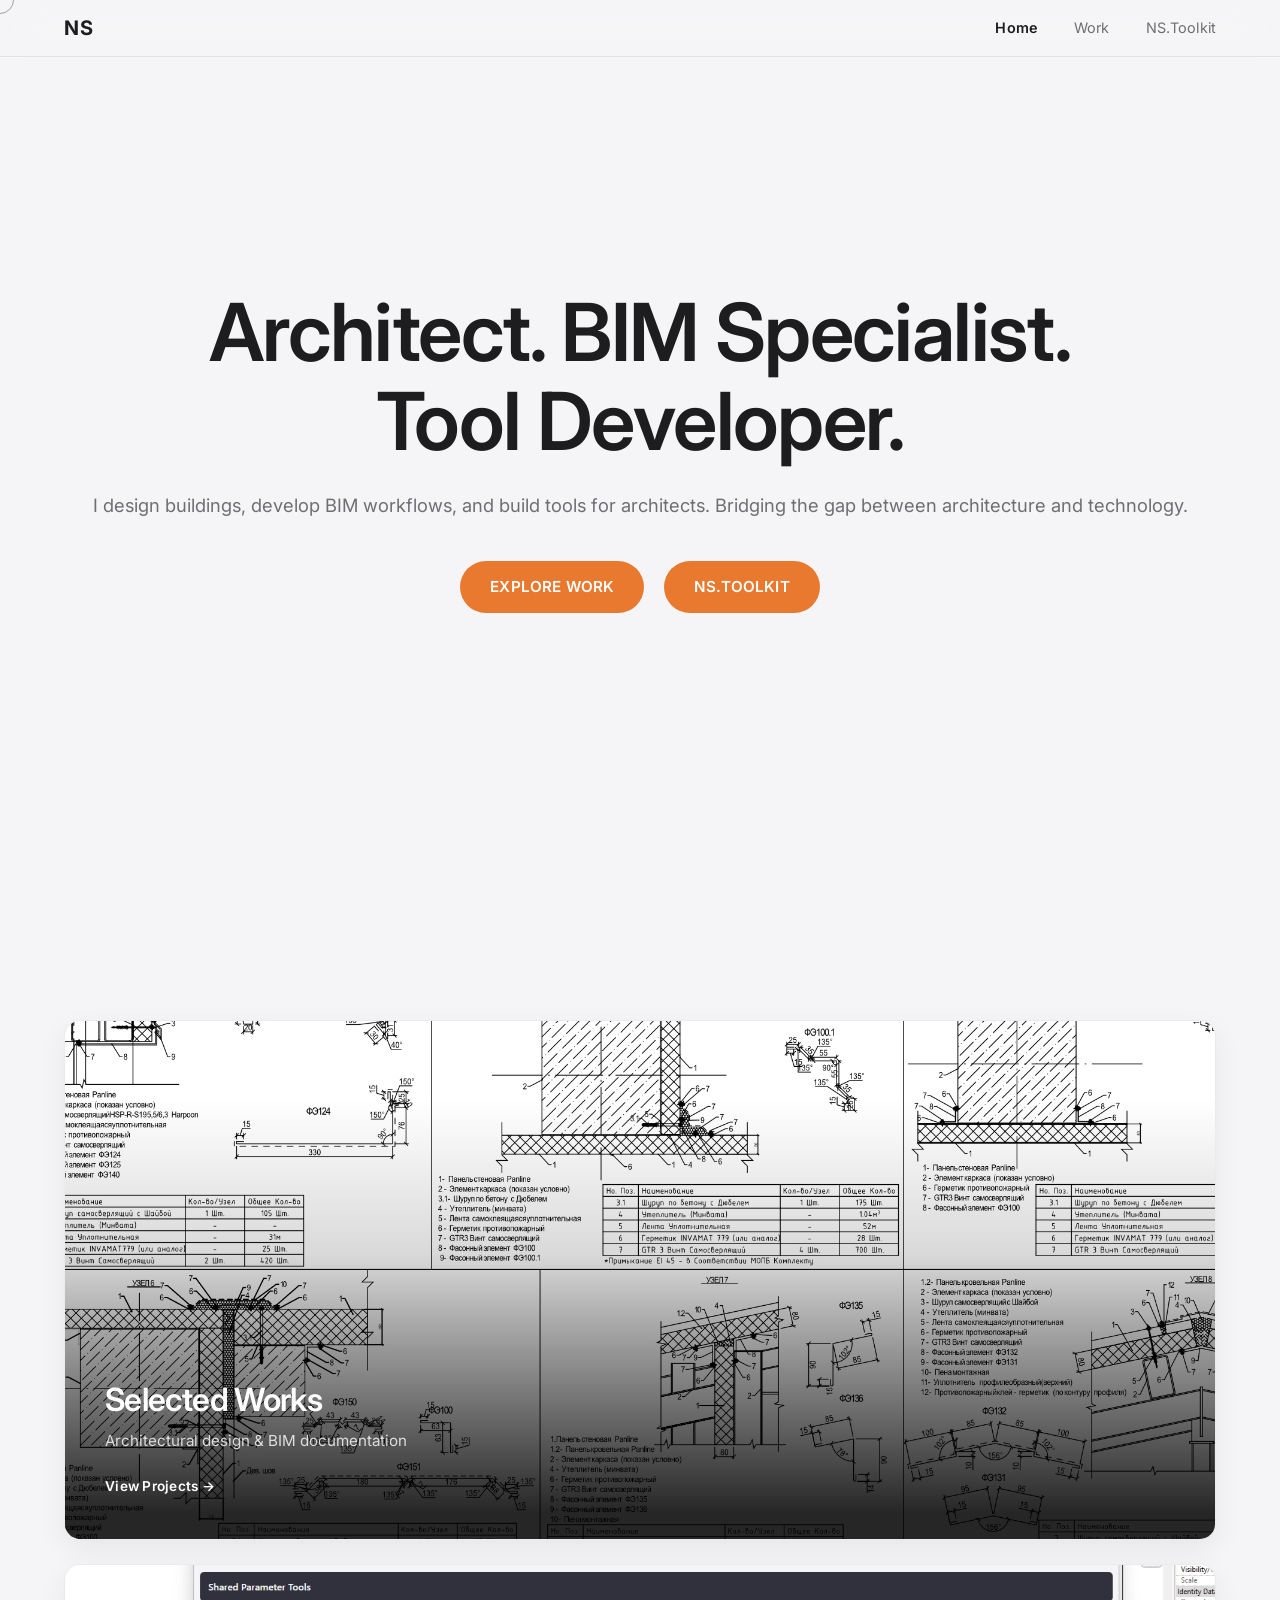
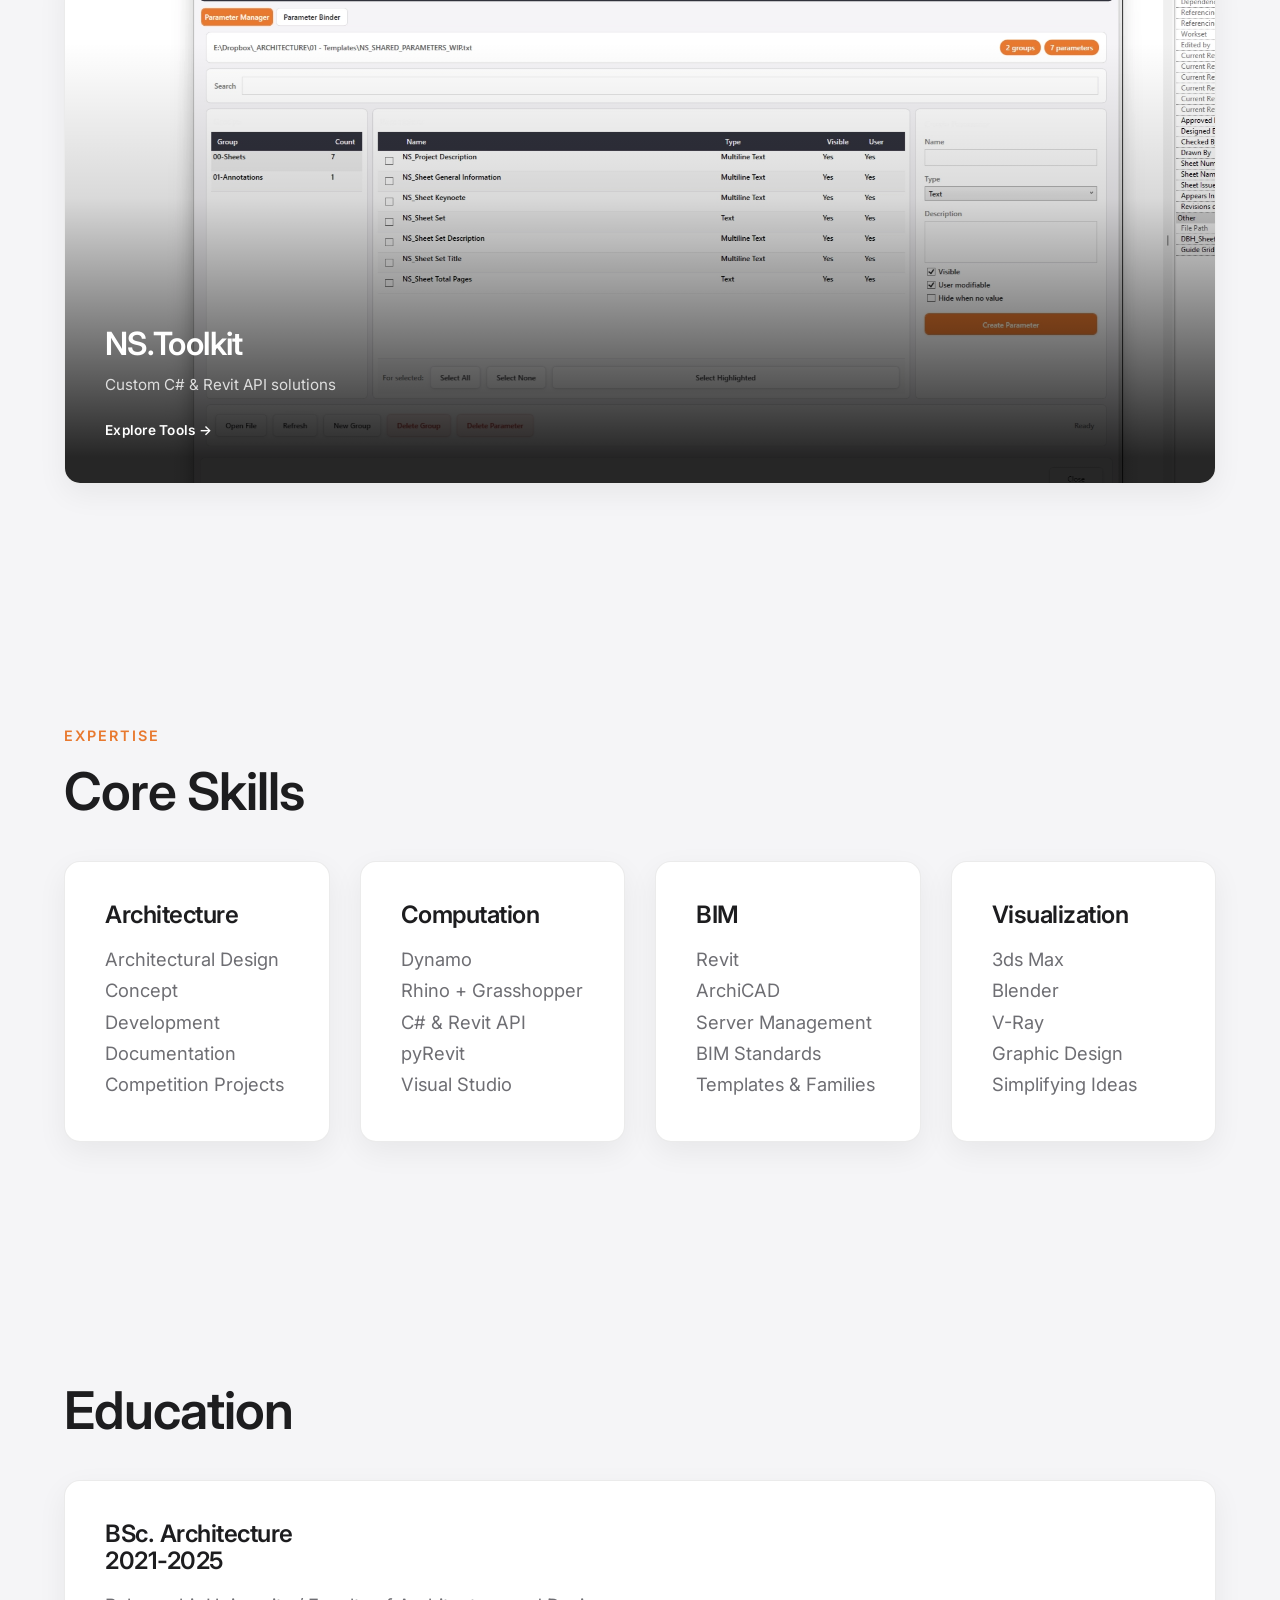
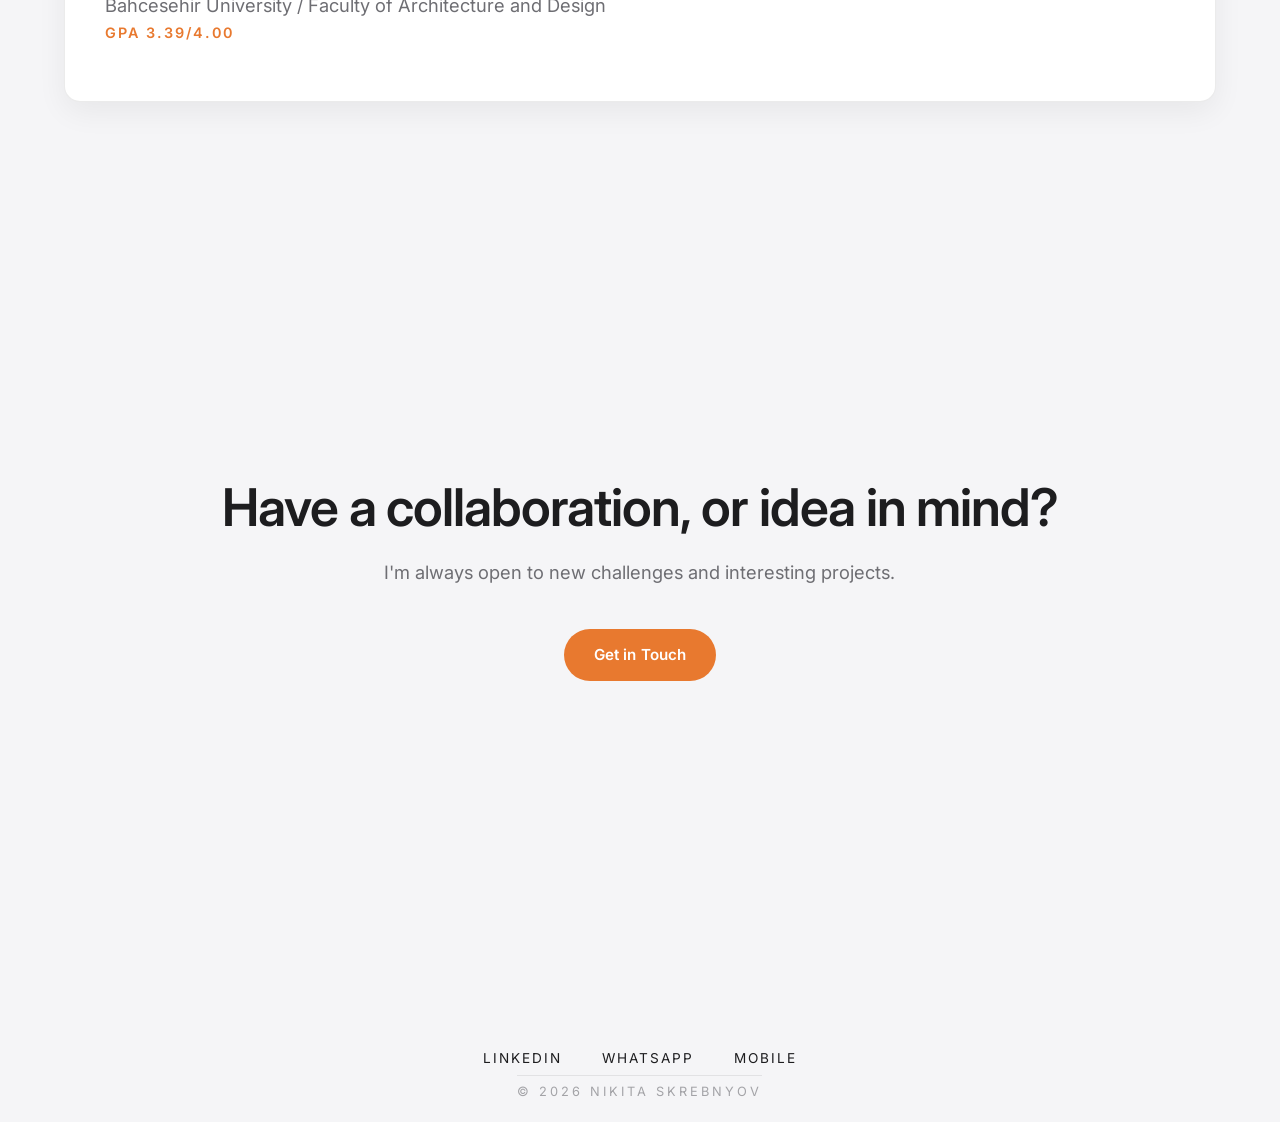
<file: index.html>
<!DOCTYPE html>
<html lang="en">
<head>
    <meta charset="UTF-8">
    <meta name="viewport" content="width=device-width, initial-scale=1.0">
    <title>Nikita Skrebnyov | Architect & BIM Specialist</title>

    <!-- Подключаем шрифт Inter из Google Fonts -->
    <link rel="preconnect" href="https://fonts.googleapis.com">
    <link rel="preconnect" href="https://fonts.gstatic.com" crossorigin>
    <link href="https://fonts.googleapis.com/css2?family=Inter:wght@300;400;600;700&display=swap" rel="stylesheet">

    <!-- Подключаем наш CSS -->
    <link rel="stylesheet" href="css/style.css">
</head>
<body>

<!-- Кастомный курсор (из main.js [2]) -->
<div class="cursor-outline"></div>

<!-- HEADER: Навигация -->
<header class="main-header">
    <nav class="container">
        <div class="logo">NS</div>
        <ul class="nav-links">
            <li><a href="index.html" class="active">Home</a></li>
            <li><a href="work.html">Work</a></li>
            <li><a href="NStoolkit.html">NS.Toolkit</a></li>
        </ul>
    </nav>
</header>

<main>
    <!-- Hero Section -->
    <section class=" vh-100 flex-center">
        <div class="container">
            <h1 style="max-width: 50ch">Architect. BIM Specialist. Tool Developer.</h1>

            <!-- 1. Добавляем text-align: center; -->
            <p style="margin-bottom: 40px; text-align: center;">
                I design buildings, develop BIM workflows, and build tools for architects.
                Bridging the gap between architecture and technology.
            </p>

            <!-- 2. Добавляем justify-content: center; -->
            <div  style="display: flex; gap: 20px; justify-content: center;margin-top: auto">
                <a href="work.html" class="btn">EXPLORE WORK</a>
                <a href="NStoolkit.html" class="btn">NS.TOOLKIT</a>
            </div>
        </div>
    </section>

    <!-- Visual CTA Section -->
    <section class="section">
        <div class="container">
            <div class="grid-auto">
                <!-- Card 1: Work -->
                <a href="work.html" class="cta-card reveal" style="margin-bottom: 24px">
                    <div class="cta-card-bg" style="background-image: url('assets/1.webp');"></div>
                    <div class="cta-card-overlay"></div>
                    <div class="cta-card-content">
                        <h3>Selected Works</h3>
                        <p>Architectural design & BIM documentation</p>
                        <span class="cta-link">View Projects <span class="arrow">→</span></span>
                    </div>
                </a>

                <!-- Card 2: Toolkit -->
                <a href="NStoolkit.html" class="cta-card reveal">
                    <div class="cta-card-bg" style="background-image: url('assets/2.webp');"></div>
                    <div class="cta-card-overlay"></div>
                    <div class="cta-card-content">
                        <h3>NS.Toolkit</h3>
                        <p>Custom C# & Revit API solutions</p>
                        <span class="cta-link">Explore Tools <span class="arrow">→</span></span>
                    </div>
                </a>
            </div>
        </div>
    </section>

    <!-- SKILLS SECTION: Твои компетенции [1] -->
    <section class="section">
        <div class="container">
            <span class="text-subtitle">Expertise</span>
            <h2>Core Skills</h2>

            <div class="grid grid-auto">
                <!-- Блок 1: Architecture -->
                <div class="card" style="padding: 40px;">
                    <h3>Architecture</h3>
                    <p>Architectural Design<br>Concept Development<br>Documentation<br>Competition Projects</p>
                </div>

                <!-- Блок 2: Computation -->
                <div class="card" style="padding: 40px;">
                    <h3>Computation</h3>
                    <p>Dynamo<br>Rhino + Grasshopper<br>C# & Revit API<br>pyRevit<br>Visual Studio</p>
                </div>

                <!-- Блок 3: BIM -->
                <div class="card" style="padding: 40px;">
                    <h3>BIM</h3>
                    <p>Revit<br>ArchiCAD<br>Server Management<br>BIM Standards<br>Templates & Families</p>
                </div>

                <!-- Блок 4: Visualization -->
                <div class="card" style="padding: 40px;">
                    <h3>Visualization</h3>
                    <p>3ds Max<br>Blender<br>V-Ray<br>Graphic Design<br>Simplifying Ideas</p>
                </div>
            </div>
        </div>
    </section>

    <!-- Education Section -->
    <section class="section">
        <div class="container">
            <h2>Education</h2>

            <div class="grid grid-auto">
                <div class="card" style="padding: 40px;">
                    <h3 style="max-width: 15ch">BSc. Architecture 2021-2025</h3>
                    <p>Bahcesehir University / Faculty of Architecture and Design</p>
                    <p class="text-subtitle">GPA 3.39/4.00</p>
                </div>
            </div>
        </div>
    </section>
    </main>

<!-- FOOTER -->
<!-- 1. Убираем flex-center с футера, делаем его вертикальным контейнером высотой 100vh -->

<footer class="footer-class" style="display: flex; flex-direction: column; min-height: 100vh;">

    <div class="container" style="display: flex; flex-direction: column; flex-grow: 1;">

        <!-- Часть 1: CTA и Ссылки (Группируем их вместе) -->
        <!-- margin-top: auto здесь поднимет всю эту группу в центр, если в футере много места -->
        <div class="flex-center" style="margin-top: auto; margin-bottom: 40px;">
            <h2 style="margin-bottom: 20px;">Have a collaboration, or idea in mind?</h2>
            <p style="margin-bottom: 40px;">I'm always open to new challenges and interesting projects.</p>
            <a href="mailto:nikita.skrebnyov@icloud.com" class="btn" style="margin-bottom: 40px;">Get in Touch</a>
        </div>

        <!-- Часть 2: Копирайт (Прижимаем к самому низу) -->
        <!-- margin-top: auto — это магия, которая прижимает блок к нижнему краю -->
        <div class="flex-center" style="margin-top: auto; padding-top: 30px; width: 100%;">
            <div style="display: flex; gap: 40px; justify-content: center; width: 100%; font-size: 0.85rem; text-transform: uppercase; letter-spacing: 2px; margin-bottom: 5px">
                <a href="https://www.linkedin.com/in/nikita-skrebnyov/">LinkedIn</a>
                <a href="https://wa.me/905441960605">WhatsApp</a>
                <a href="tel:+905441960605">Mobile</a>
            </div>

            <div style="border-top: 1px solid var(--border-color)">
            <p style="font-size: 0.8rem; letter-spacing: 3px; opacity: 0.6;margin-top: 5px; padding-bottom: 20px">© 2026 NIKITA SKREBNYOV</p>
            </div>
        </div>

    </div>
</footer>
<!-- Подключаем JS для курсора [2] -->
<script src="js/main.js"></script>
</body>
</html>
</file>
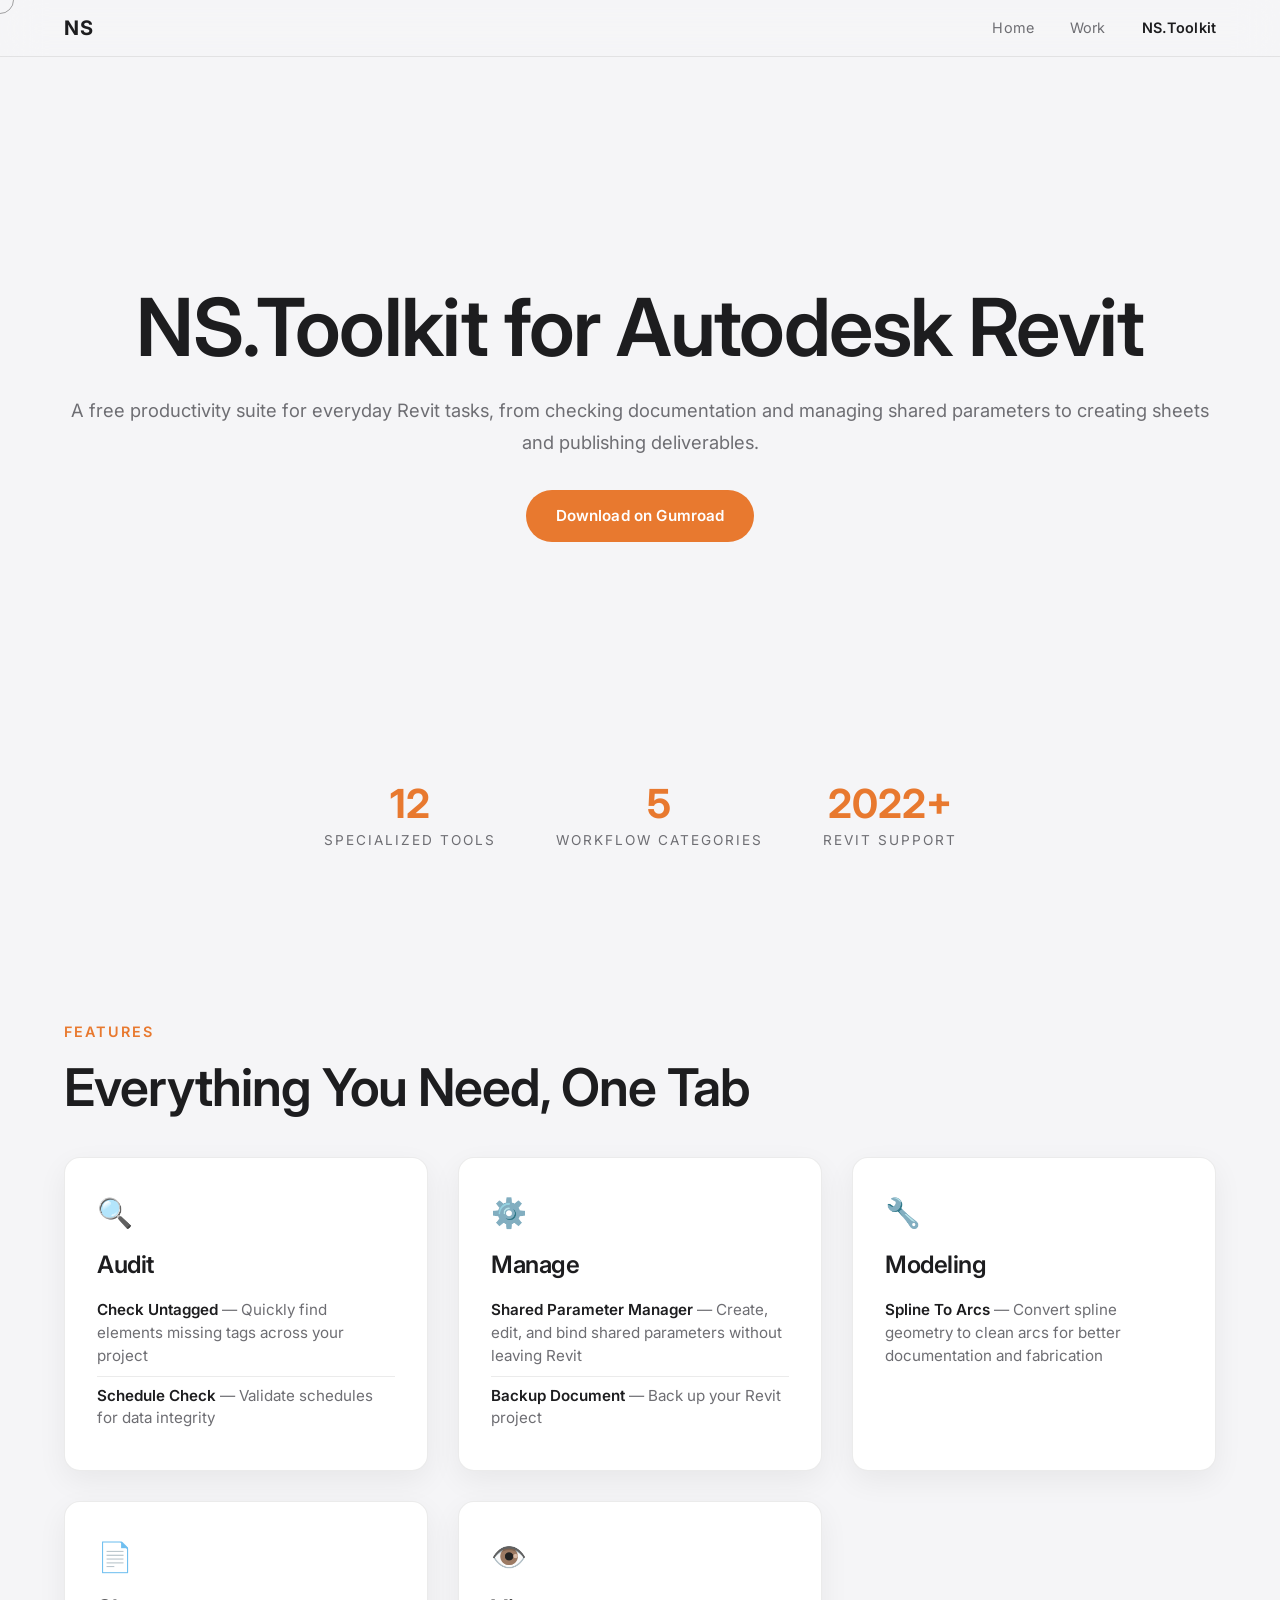
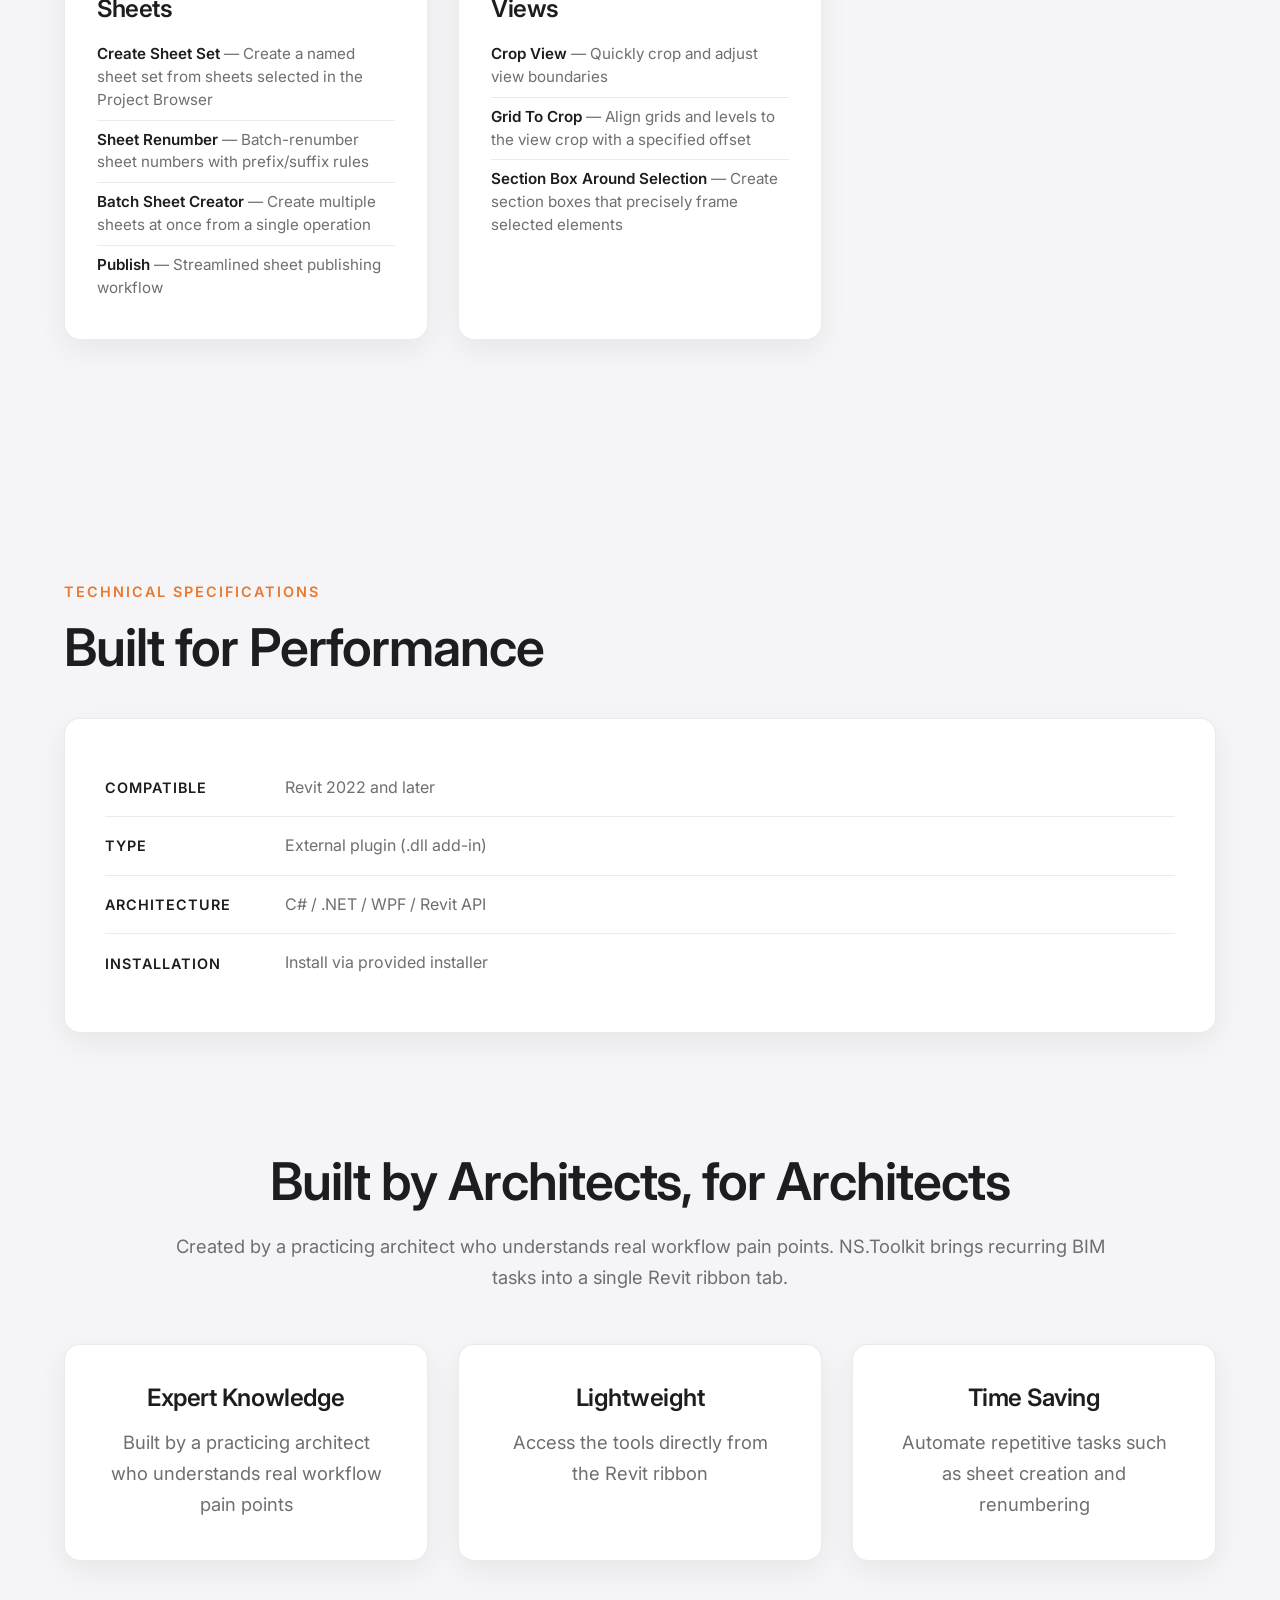
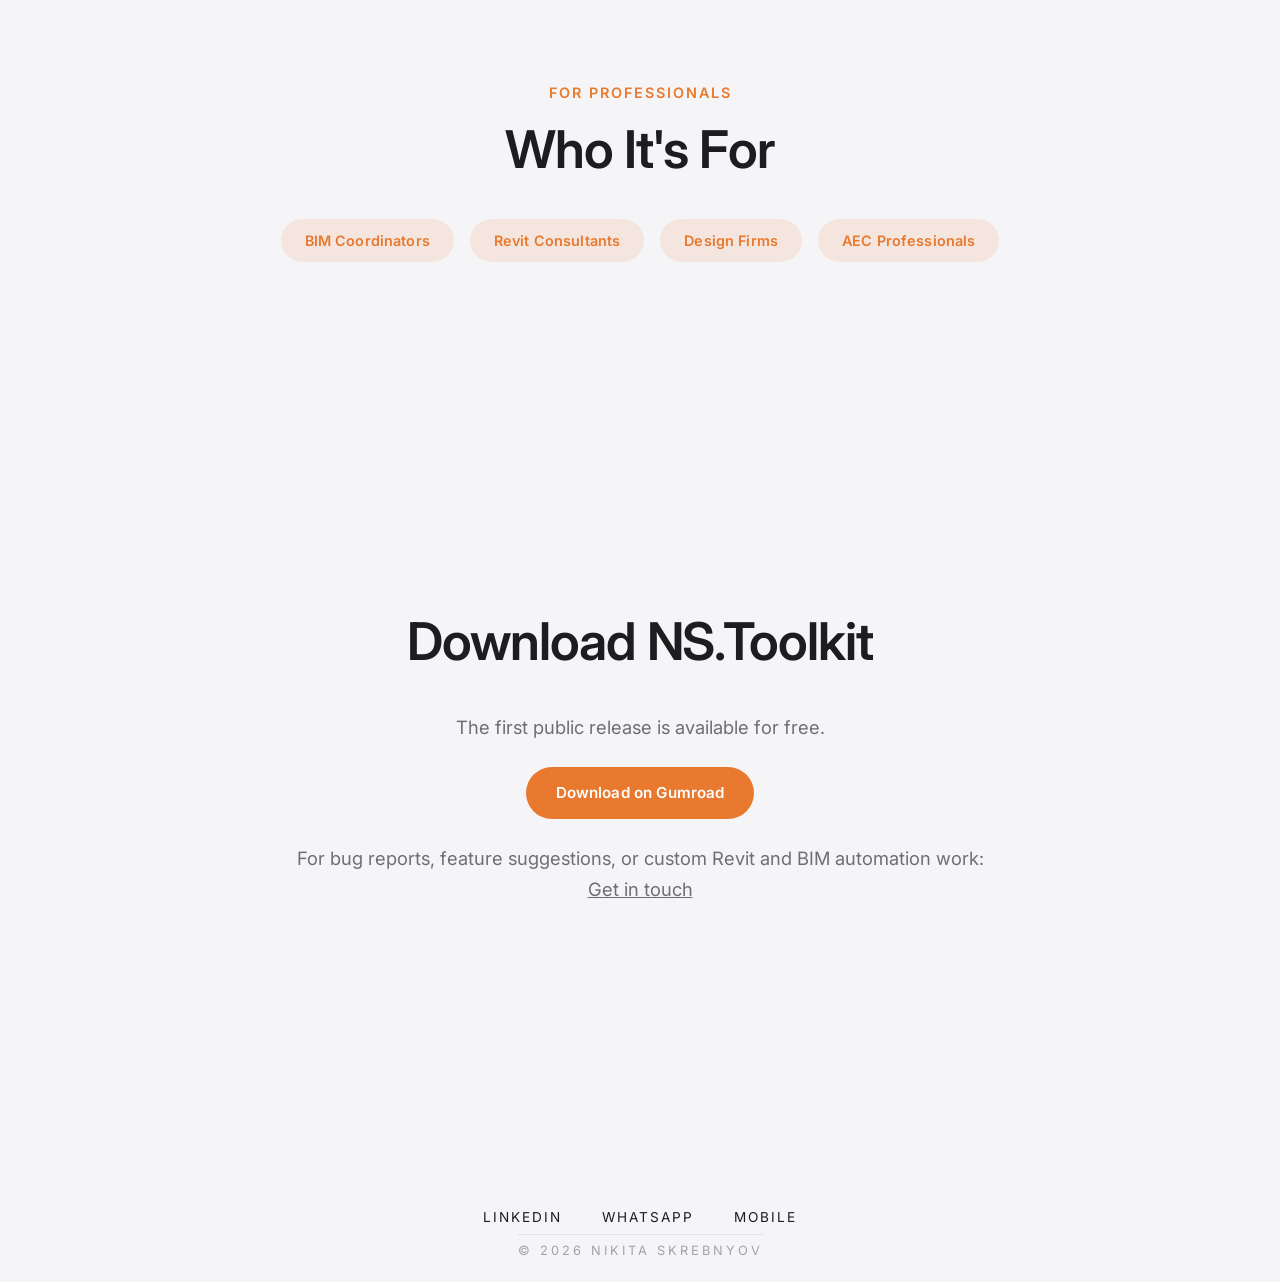
<file: NStoolkit.html>
<!DOCTYPE html>
<html lang="en">
<head>
    <meta charset="UTF-8">
    <meta name="viewport" content="width=device-width, initial-scale=1.0">
    <title>NS.Toolkit | Free Productivity Tools for Autodesk Revit</title>
    <meta name="description" content="NS.Toolkit is a free productivity suite for Autodesk Revit with 12 tools for auditing documentation, managing projects, converting geometry, and working with sheets and views.">

    <!-- Подключаем шрифт Inter из Google Fonts -->
    <link rel="preconnect" href="https://fonts.googleapis.com">
    <link rel="preconnect" href="https://fonts.gstatic.com" crossorigin>
    <link href="https://fonts.googleapis.com/css2?family=Inter:wght@300;400;600;700&display=swap" rel="stylesheet">

    <!-- Подключаем наш CSS -->
    <link rel="stylesheet" href="css/style.css">

    <style>
        body {
            display: flex;
            flex-direction: column;
            min-height: 100vh;
        }

        main {
            flex: 1 0 auto;
        }

        /* Tool panel card */
        .tool-panel {
            background: var(--surface-color);
            border: 1px solid var(--border-color);
            border-radius: var(--border-radius);
            padding: 32px;
            box-shadow: var(--shadow);
            transition: transform var(--transition-smooth), box-shadow var(--transition-smooth), border-color var(--transition-smooth);
        }

        .tool-panel:hover {
            transform: translateY(-4px);
            box-shadow: var(--shadow-lg);
            border-color: rgba(0, 0, 0, 0.12);
        }

        .tool-panel-icon {
            font-size: 1.8rem;
            margin-bottom: 16px;
        }

        .tool-panel h3 {
            margin-bottom: 12px;
        }

        .tool-list {
            list-style: none;
            padding: 0;
            margin: 0;
        }

        .tool-list li {
            padding: 8px 0;
            border-bottom: 1px solid var(--border-color);
            color: var(--text-secondary);
            font-size: 0.95rem;
            line-height: 1.5;
        }

        .tool-list li:last-child {
            border-bottom: none;
        }

        .tool-list li strong {
            color: var(--text-main);
            font-weight: 600;
        }

        /* Stats bar */
        .stats-bar {
            display: flex;
            gap: 60px;
            justify-content: center;
            flex-wrap: wrap;
        }

        .stat-item {
            text-align: center;
        }

        .stat-number {
            font-size: 2.5rem;
            font-weight: 700;
            color: var(--accent-color);
            line-height: 1;
        }

        .stat-label {
            font-size: 0.85rem;
            text-transform: uppercase;
            letter-spacing: 2px;
            color: var(--text-secondary);
            margin-top: 6px;
        }

        /* Tech spec row */
        .spec-row {
            display: flex;
            align-items: center;
            padding: 16px 0;
            border-bottom: 1px solid var(--border-color);
        }

        .spec-row:last-child {
            border-bottom: none;
        }

        .spec-label {
            min-width: 180px;
            font-weight: 600;
            color: var(--text-main);
            font-size: 0.9rem;
            text-transform: uppercase;
            letter-spacing: 1px;
        }

        .spec-value {
            color: var(--text-secondary);
            font-size: 1rem;
        }

        /* CTA section background */
        .cta-section {
            background: var(--surface-color);
            border-radius: var(--border-radius);
            box-shadow: var(--shadow);
            padding: 80px 60px;
            text-align: center;
        }

        /* Audience tags */
        .audience-tags {
            display: flex;
            gap: 16px;
            flex-wrap: wrap;
            justify-content: center;
        }

        .audience-tag {
            background: var(--accent-soft);
            color: var(--accent-color);
            font-weight: 600;
            font-size: 0.9rem;
            padding: 10px 24px;
            border-radius: 980px;
            letter-spacing: 0.01em;
        }

        @media (max-width: 768px) {
            .stats-bar {
                gap: 30px;
            }

            .cta-section {
                padding: 48px 24px;
            }

            .spec-row {
                flex-direction: column;
                align-items: flex-start;
                gap: 6px;
            }

            .features-grid {
                grid-template-columns: 1fr !important;
            }
        }

        /* Hero with centered content and bottom stats */
        .hero-section {
            min-height: 100vh;
            display: flex;
            flex-direction: column;
            position: relative;
        }

        .hero-content {
            flex: 1;
            display: flex;
            flex-direction: column;
            justify-content: center;
            align-items: center;
            text-align: center;
            padding: 80px 0 40px;
            width: 100%;
        }

        .hero-content .container {
            width: 100%;
        }

        .hero-stats {
            margin-top: auto;
            padding: 0 0 48px;
            width: 100%;
            display: flex;
            flex-direction: column;
            align-items: center;
        }

    </style>
</head>
<body>

<!-- Кастомный курсор -->
<main>
    <!-- Hero Section -->
    <section class="hero-section">
        <div class="hero-content">
            <div class="container">
                <h1 style="max-width: 50ch">NS.Toolkit for Autodesk Revit</h1>
                <p style="margin-bottom: 32px; text-align: center;">
                    A free productivity suite for everyday Revit tasks, from checking documentation
                    and managing shared parameters to creating sheets and publishing deliverables.
                </p>
                <a href="https://nikitaskrebnyov.gumroad.com/l/acozxy" class="btn">Download on Gumroad</a>
            </div>
        </div>
        <!-- Key Stats Bar -->
        <div class="hero-stats">
            <div class="container">
                <div class="stats-bar reveal">
                    <div class="stat-item">
                        <div class="stat-number">12</div>
                        <div class="stat-label">Specialized Tools</div>
                    </div>
                    <div class="stat-item">
                        <div class="stat-number">5</div>
                        <div class="stat-label">Workflow Categories</div>
                    </div>
                    <div class="stat-item">
                        <div class="stat-number">2022+</div>
                        <div class="stat-label">Revit Support</div>
                    </div>
                </div>
            </div>
        </div>
    </section>

    <!-- Features Section -->
    <section class="section">
        <div class="container">
            <span class="text-subtitle">Features</span>
            <h2>Everything You Need, One Tab</h2>

            <div class="grid grid-auto features-grid" style="grid-template-columns: repeat(3, 1fr);">
                <!-- Audit -->
                <div class="tool-panel reveal">
                    <div class="tool-panel-icon">🔍</div>
                    <h3>Audit</h3>
                    <ul class="tool-list">
                        <li><strong>Check Untagged</strong> — Quickly find elements missing tags across your project</li>
                        <li><strong>Schedule Check</strong> — Validate schedules for data integrity</li>
                    </ul>
                </div>

                <!-- Manage -->
                <div class="tool-panel reveal">
                    <div class="tool-panel-icon">⚙️</div>
                    <h3>Manage</h3>
                    <ul class="tool-list">
                        <li><strong>Shared Parameter Manager</strong> — Create, edit, and bind shared parameters without leaving Revit</li>
                        <li><strong>Backup Document</strong> — Back up your Revit project</li>
                    </ul>
                </div>

                <!-- Modeling -->
                <div class="tool-panel reveal">
                    <div class="tool-panel-icon">🔧</div>
                    <h3>Modeling</h3>
                    <ul class="tool-list">
                        <li><strong>Spline To Arcs</strong> — Convert spline geometry to clean arcs for better documentation and fabrication</li>
                    </ul>
                </div>

                <!-- Sheets -->
                <div class="tool-panel reveal">
                    <div class="tool-panel-icon">📄</div>
                    <h3>Sheets</h3>
                    <ul class="tool-list">
                        <li><strong>Create Sheet Set</strong> — Create a named sheet set from sheets selected in the Project Browser</li>
                        <li><strong>Sheet Renumber</strong> — Batch-renumber sheet numbers with prefix/suffix rules</li>
                        <li><strong>Batch Sheet Creator</strong> — Create multiple sheets at once from a single operation</li>
                        <li><strong>Publish</strong> — Streamlined sheet publishing workflow</li>
                    </ul>
                </div>

                <!-- Views -->
                <div class="tool-panel reveal">
                    <div class="tool-panel-icon">👁️</div>
                    <h3>Views</h3>
                    <ul class="tool-list">
                        <li><strong>Crop View</strong> — Quickly crop and adjust view boundaries</li>
                        <li><strong>Grid To Crop</strong> — Align grids and levels to the view crop with a specified offset</li>
                        <li><strong>Section Box Around Selection</strong> — Create section boxes that precisely frame selected elements</li>
                    </ul>
                </div>
            </div>
        </div>
    </section>

    <!-- Screenshot Placeholder -->
    <!--    <section class="section" style="padding-top: 0;">-->
    <!--        <div class="container">-->
    <!--            <div class="card reveal" style="padding: 0; overflow: hidden;">-->
    <!--                <div style="background: var(&#45;&#45;bg-color); display: flex; align-items: center; justify-content: center; height: 400px; flex-direction: column;">-->
    <!--                    <img src="assets/1.webp" height="1080" width="1920" alt=""/>-->
    <!--                </div>-->
    <!--            </div>-->
    <!--        </div>-->
    <!--    </section>-->

    <!-- Technical Specs -->
    <section class="section">
        <div class="container">
            <span class="text-subtitle">Technical Specifications</span>
            <h2 style="margin-bottom: 40px;">Built for Performance</h2>

            <div class="card reveal" style="padding: 40px;">
                <div class="spec-row">
                    <span class="spec-label">Compatible</span>
                    <span class="spec-value">Revit 2022 and later</span>
                </div>
                <div class="spec-row">
                    <span class="spec-label">Type</span>
                    <span class="spec-value">External plugin (.dll add-in)</span>
                </div>
                <div class="spec-row">
                    <span class="spec-label">Architecture</span>
                    <span class="spec-value">C# / .NET / WPF / Revit API</span>
                </div>
                <div class="spec-row">
                    <span class="spec-label">Installation</span>
                    <span class="spec-value">Install via provided installer</span>
                </div>
            </div>
        </div>
    </section>

    <!-- Why NS.Toolkit -->
    <section class="section" style="padding-top: 0;">
        <div class="container">
            <h2 style="text-align: center; margin-bottom: 20px;">Built by Architects, for Architects</h2>
            <p style="text-align: center; max-width: 80ch; margin: 0 auto 50px;">
                Created by a practicing architect who understands real workflow pain points.
                NS.Toolkit brings recurring BIM tasks into a single Revit ribbon tab.
            </p>

            <div class="grid grid-auto">
                <div class="card reveal" style="padding: 40px; text-align: center;">
                    <h3>Expert Knowledge</h3>
                    <p>Built by a practicing architect who understands real workflow pain points</p>
                </div>
                <div class="card reveal" style="padding: 40px; text-align: center;">
                    <h3>Lightweight</h3>
                    <p>Access the tools directly from the Revit ribbon</p>
                </div>
                <div class="card reveal" style="padding: 40px; text-align: center;">
                    <h3>Time Saving</h3>
                    <p>Automate repetitive tasks such as sheet creation and renumbering</p>
                </div>
            </div>
        </div>
    </section>

    <!-- Target Audience -->
    <section class="section" style="padding-top: 0;">
        <div class="container">
            <span class="text-subtitle" style="text-align: center;">For Professionals</span>
            <h2 style="text-align: center; margin-bottom: 40px;">Who It's For</h2>

            <div class="audience-tags reveal">
                <span class="audience-tag">BIM Coordinators</span>
                <span class="audience-tag">Revit Consultants</span>
                <span class="audience-tag">Design Firms</span>
                <span class="audience-tag">AEC Professionals</span>
            </div>
        </div>
    </section>


</main>

<!-- HEADER: Навигация -->
<div class="cursor-outline"></div>

<header class="main-header">
    <nav class="container">
        <div class="logo">NS</div>
        <ul class="nav-links">
            <li><a href="index.html">Home</a></li>
            <li><a href="work.html">Work</a></li>
            <li><a href="NStoolkit.html" class="active">NS.Toolkit</a></li>
        </ul>
    </nav>
</header>

<!-- FOOTER -->
<footer class="footer-class" style="display: flex; flex-direction: column; min-height: 100vh;">
    <div class="container" style="display: flex; flex-direction: column; flex-grow: 1;">
        <div class="flex-center" style="margin-top: auto; margin-bottom: 40px;">
            <h2>Download NS.Toolkit</h2>
            <p style="margin-bottom: 24px;">The first public release is available for free.</p>
            <a href="https://nikitaskrebnyov.gumroad.com/l/acozxy" class="btn">Download on Gumroad</a>
            <p style="margin: 24px auto 0; max-width: 65ch; text-align: center;">
                For bug reports, feature suggestions, or custom Revit and BIM automation work:<br>
                <a href="mailto:nikitaskrebnyov@icloud.com" style="display: inline-block; text-decoration: underline;">Get in touch</a>
            </p>
        </div>

        <div class="flex-center" style="margin-top: auto; padding-top: 30px; width: 100%;">
            <div style="display: flex; gap: 40px; justify-content: center; width: 100%; font-size: 0.85rem; text-transform: uppercase; letter-spacing: 2px; margin-bottom: 5px">
                <a href="https://www.linkedin.com/in/nikita-skrebnyov/">LinkedIn</a>
                <a href="https://wa.me/905441960605">WhatsApp</a>
                <a href="tel:+905441960605">Mobile</a>
            </div>
            <div style="border-top: 1px solid var(--border-color)">
                <p style="font-size: 0.8rem; letter-spacing: 3px; opacity: 0.6;margin-top: 5px; padding-bottom: 20px">© 2026 NIKITA SKREBNYOV</p>
            </div>
        </div>
    </div>
</footer>

<!-- Подключаем JS для курсора -->
<script src="js/main.js"></script>
</body>
</html>
</file>
<file: css/style.css>
/* =========================================
   1. DESIGN SYSTEM (VARIABLES)
   ========================================= */
:root {
    /* Colors — Apple-style light */
    --bg-color: #f5f5f7;
    --surface-color: #ffffff;
    --text-main: #1d1d1f;
    --text-secondary: #6e6e73;
    --accent-color: #E8792F;
    --accent-soft: rgba(232, 121, 47, 0.12);
    --border-color: rgba(0, 0, 0, 0.08);
    --shadow: 0 10px 30px rgba(0, 0, 0, 0.06);
    --shadow-lg: 0 24px 60px rgba(0, 0, 0, 0.10);

    /* Typography */
    --font-heading: 'Inter', -apple-system, BlinkMacSystemFont, sans-serif;
    --font-body: 'Inter', -apple-system, BlinkMacSystemFont, sans-serif;

    /* Spacing & Layout */
    --container-width: 1200px;
    --section-padding: 120px 0;
    --gap-standard: 30px;
    --border-radius: 16px;

    /* Transitions */
    --transition-fast: 0.2s ease;
    --transition-smooth: 0.5s cubic-bezier(0.4, 0, 0.2, 1);
}

/* =========================================
   2. RESET & BASE STYLES
   ========================================= */
* {
    margin: 0;
    padding: 0;
    box-sizing: border-box;
}

@media (pointer: fine) {
    * {
        cursor: none;
    }
}

html {
    scroll-behavior: smooth;
}

body {
    background-color: var(--bg-color);
    color: var(--text-main);
    font-family: var(--font-body);
    line-height: 1.6;
    -webkit-font-smoothing: antialiased;
    overflow-x: hidden;
}

a {
    text-decoration: none;
    color: inherit;
    transition: color var(--transition-fast);
}

img {
    max-width: 100%;
    display: block;
}

/* =========================================
   3. TYPOGRAPHY
   ========================================= */
h1, h2, h3, h4 {
    font-family: var(--font-heading);
    font-weight: 600;
    line-height: 1.12;
    letter-spacing: -0.02em;
    text-wrap: balance;
}

h1 { font-size: clamp(2.75rem, 8vw, 5rem); margin-bottom: 24px; }
h2 { font-size: clamp(2rem, 5vw, 3.25rem); margin-bottom: 40px; }
h3 { font-size: 1.5rem; margin-bottom: 15px; }

p {
    font-weight: 400;
    color: var(--text-secondary);
    font-size: 1.15rem;
    line-height: 1.7;
}

.text-subtitle {
    font-size: 0.9rem;
    text-transform: uppercase;
    letter-spacing: 2px;
    color: var(--accent-color);
    display: block;
    margin-bottom: 16px;
    font-weight: 600;
}

.text-accent {
    color: var(--accent-color);
    font-weight: 600;
}

/* =========================================
   4. LAYOUT COMPONENTS
   ========================================= */
.container {
    max-width: var(--container-width);
    margin: 0 auto;
    padding: 0 24px;
}

.section {
    padding: var(--section-padding);
}

.vh-100 {
    min-height: 100vh;
    display: flex;
    flex-direction: column;
    justify-content: center;
}

.flex-center {
    display: flex;
    flex-direction: column;
    justify-content: center;
    align-items: center;
    text-align: center;
}

/* Smart Grid */
.grid {
    display: grid;
    gap: var(--gap-standard);
}

.grid-auto {
    grid-template-columns: repeat(auto-fit, minmax(250px, 1fr));
}
.grid-auto-work {
    grid-template-columns: repeat(3, 1fr);
}

/* =========================================
   5. UI COMPONENTS (Cards, Buttons, Modals)
   ========================================= */

/* Card Base */
.card {
    background: var(--surface-color);
    border: 1px solid var(--border-color);
    border-radius: var(--border-radius);
    overflow: hidden;
    box-shadow: var(--shadow);
    transition: transform var(--transition-smooth), box-shadow var(--transition-smooth), border-color var(--transition-smooth);
}

.card:hover {
    transform: translateY(-6px);
    border-color: rgba(0, 0, 0, 0.14);
    box-shadow: var(--shadow-lg);
}

/* Button */
.btn {
    display: inline-flex;
    align-items: center;
    justify-content: center;
    padding: 14px 30px;
    background: var(--accent-color);
    color: #fff;
    border: none;
    border-radius: 980px;
    font-weight: 600;
    font-size: 0.95rem;
    letter-spacing: 0.01em;
    transition: background var(--transition-fast), transform var(--transition-smooth), box-shadow var(--transition-smooth);
}

.btn:hover {
    background: #d26a24;
    transform: scale(1.03);
    box-shadow: 0 8px 20px rgba(232, 121, 47, 0.30);
}

/* Нажатое состояние во время задержки перехода (см. setupDelayedLinks в js/main.js) */
.btn.is-pressed {
    background: var(--accent-color);
    transform: scale(0.97);
    box-shadow: none;
}

/* =========================================
   6. CUSTOM CURSOR
   ========================================= */
/* Скрываем точку совсем, чтобы не перегружать интерфейс */
.cursor-dot {
    display: none;
}

/* Тонкое, изящное кольцо */
.cursor-outline {
    width: 28px;
    height: 28px;
    border: 1px solid rgba(0, 0, 0, 0.35);
    position: fixed;
    top: 0;
    left: 0;
    border-radius: 50%;
    z-index: 9999;
    pointer-events: none;
    transform: translate(-50%, -50%);
    transition: transform var(--transition-fast), border-color var(--transition-fast), background var(--transition-fast);
}

/* Эффект при наведении: кольцо становится чуть больше и меняет цвет на акцентный */
.cursor-hover {
    transform: translate(-50%, -50%) scale(1.5);
    border-color: var(--accent-color);
    background: var(--accent-soft);
}

/* Навигация: Glassmorphism */
.main-header {
    position: fixed; /* Всегда на виду при скролле */
    top: 0;
    left: 0;
    width: 100%;
    z-index: 900;

    /* Эффект стекла */
    background: rgba(245, 245, 247, 0.72);
    backdrop-filter: blur(20px) saturate(180%);
    -webkit-backdrop-filter: blur(20px) saturate(180%);

    /* Тонкая граница снизу для разделения */
    border-bottom: 1px solid var(--border-color);
    transition: all var(--transition-smooth);
}

.main-header nav {
    height: 56px; /* Компактная высота в стиле Apple */
    display: flex;
    justify-content: space-between;
    align-items: center;
}

.logo {
    font-size: 1.25rem;
    font-weight: 700;
    letter-spacing: 1px;
    color: var(--text-main);
}

.nav-links {
    display: flex;
    list-style: none;
    gap: 36px;
}

.nav-links a {
    font-size: 0.9rem;
    letter-spacing: 0.01em;
    color: var(--text-secondary);
    font-weight: 400;
    transition: color var(--transition-fast);
}

/* Состояние при наведении */
.nav-links a:hover {
    color: var(--text-main);
}

/* Состояние активной страницы */
.nav-links a.active {
    color: var(--text-main);
    font-weight: 600;
}

/* =========================================
   7. RESPONSIVE
   ========================================= */
@media (max-width: 768px) {
    :root {
        --section-padding: 72px 0;
    }

    h1 { font-size: 2.6rem; }
    h2 { font-size: 2.1rem; }

    .grid-auto {
        grid-template-columns: 1fr;
    }
    .grid-auto-work {
        grid-template-columns: repeat(1, 1fr);
    }
    .nav-links {
        gap: 22px;
    }
    .nav-links a {
        font-size: 0.85rem;
        min-height: 44px;
        display: flex;
        align-items: center;
    }
    .footer-class {
        min-height: 100dvh;
        padding: 0;
    }
}
/* Скрываем кастомный курсор на устройствах с сенсорным экраном (touchscreens) */
@media (pointer: coarse) {
    .cursor-outline,
    .cursor-dot {
        display: none !important;
    }
}

/* Visual CTA Section */
.visual-cta {
    padding: 120px 0; /* Твой стандартный отступ */
}

.cta-grid {
    display: grid;
    grid-template-columns: repeat(auto-fit, minmax(300px, 1fr));
    gap: 30px;
}

.cta-card {
    position: relative;
    height: 520px; /* Высота карточки */
    overflow: hidden;
    text-decoration: none;
    display: flex;
    align-items: flex-end; /* Контент прижат к низу */
    border-radius: var(--border-radius);
    background: var(--surface-color);
    border: 1px solid var(--border-color);
    box-shadow: var(--shadow);
    transition: transform var(--transition-smooth), box-shadow var(--transition-smooth), border-color var(--transition-smooth);
}

.cta-card:hover {
    transform: translateY(-6px);
    border-color: rgba(0, 0, 0, 0.14);
    box-shadow: var(--shadow-lg);
}

.cta-card-bg {
    position: absolute;
    top: 0; left: 0; width: 100%; height: 100%;
    background-size: cover;
    background-position: center;
    transition: transform var(--transition-smooth); /* Плавный зум */
    z-index: 1;
}

.cta-card:hover .cta-card-bg {
    transform: scale(1.03); /* Деликатное приближение */
}

.cta-card-overlay {
    position: absolute;
    top: 0; left: 0; width: 100%; height: 100%;
    background: linear-gradient(to top, rgba(0, 0, 0, 0.85) 5%, rgba(0, 0, 0, 0.15) 55%, transparent 85%);
    z-index: 2;
}

.cta-card-content {
    position: relative;
    z-index: 3;
    padding: 40px;
}

.cta-label {
    font-size: 0.75rem;
    text-transform: uppercase;
    letter-spacing: 1px;
    color: var(--accent-color);
    display: block;
    margin-bottom: 10px;
}

.cta-card h3 {
    font-size: 2rem;
    color: #fff;
    margin-bottom: 10px;
}

.cta-card p {
    color: rgba(255, 255, 255, 0.8);
    font-size: 0.95rem;
    margin-bottom: 20px;
}

.cta-link {
    font-size: 0.85rem;
    font-weight: 600;
    color: #fff;
    letter-spacing: 0.02em;
}

.cta-link .arrow {
    transition: transform 0.3s ease;
    display: inline-block;
}

.cta-card:hover .cta-link .arrow {
    transform: translateX(5px); /* Стрелочка чуть едет вправо при наведении */
}

/* Mobile Fix */
@media (max-width: 768px) {
    .visual-cta { padding: 60px 0; }
    .cta-card { height: 380px; }

    /* Начальное состояние элементов (скрыты и чуть ниже) */
    .reveal {
        opacity: 0;
        transform: translateY(32px);
        transition: opacity 0.8s cubic-bezier(0.25, 1, 0.5, 1), transform 0.8s cubic-bezier(0.25, 1, 0.5, 1);
        will-change: transform, opacity;
    }

    /* Состояние, когда элемент "ожил" */
    .reveal.active {
        opacity: 1;
        transform: translateY(0);
    }

    .cta-card h3 {
        color: #fff;
    }
    .cta-card p {
        color: rgba(255, 255, 255, 0.8);
    }
}

/* --- Work Card Styles --- */
.work-card {
    position: relative;
    background: var(--surface-color);
    overflow: hidden;
    border: 1px solid var(--border-color);
    border-radius: var(--border-radius);
    box-shadow: var(--shadow);
    transition: transform var(--transition-smooth), box-shadow var(--transition-smooth), border-color var(--transition-smooth);
}

.work-card:hover {
    transform: translateY(-6px);
    border-color: rgba(0, 0, 0, 0.14);
    box-shadow: var(--shadow-lg);
}

.card-img-wrapper {
    aspect-ratio: 16/10;
    overflow: hidden;
    background: var(--bg-color);
}

.card-img-wrapper img {
    width: 100%;
    height: 100%;
    object-fit: cover;
    transition: transform var(--transition-smooth);
}

.work-card:hover .card-img-wrapper img {
    transform: scale(1.04);
}

.card-info {
    padding: 22px;
}

.card-category {
    font-size: 0.75rem;
    letter-spacing: 0.05em;
    text-transform: uppercase;
    color: var(--accent-color);
    display: block;
    margin-bottom: 8px;
    font-weight: 600;
}

.card-info h3 {
    font-size: 1.25rem;
    margin: 0;
    color: var(--text-main);
}

/* --- Modal Styles --- */
.modal-overlay {
    position: fixed;
    top: 0; left: 0; width: 100%; height: 100%;
    background: rgba(20, 20, 22, 0.55);
    display: none;
    justify-content: center;
    align-items: center;
    z-index: 1000;
    padding: 20px;
    backdrop-filter: blur(14px);
}

.modal-overlay.active {
    display: flex;
}

.modal-content {
    background: var(--surface-color);
    max-width: 90%;
    min-height: 50vh;
    width: 90%;
    max-height: 90dvh;
    position: relative;
    overflow-y: auto;
    border: 1px solid var(--border-color);
    border-radius: var(--border-radius);
    box-shadow: var(--shadow-lg);
    display: flex;
    flex-direction: column;
}

.modal-close {
    position: absolute;
    top: 16px; right: 16px;
    background: rgba(255, 255, 255, 0.7);
    border: 1px solid var(--border-color);
    color: var(--text-main);
    font-size: 1.75rem;
    line-height: 1;
    z-index: 10;
    width: 44px;
    height: 44px;
    display: flex;
    align-items: center;
    justify-content: center;
    border-radius: 50%;
    transition: all var(--transition-fast);
}

.modal-close:hover {
    background: var(--accent-color);
    color: #fff;
    border-color: var(--accent-color);
}

.modal-body {
    flex: 1;
    display: grid;
    grid-template-columns: 2fr 1fr; /* Два столбца: фото и текст */
    overflow: hidden;
}

.modal-image-container img {
    width: 100%;
    height: 100%;
    object-fit: cover;
    display: block;
}

.modal-text-container {
    padding: 40px;
}

.modal-footer {
    margin-top: 30px;
    padding-top: 20px;
    border-top: 1px solid var(--border-color);
}

.modal-footer .label {
    font-size: 0.8rem;
    color: var(--text-secondary);
    margin-right: 10px;
}

/* Mobile Modal */
@media (max-width: 768px) {
    .modal-body {
        grid-template-columns: 1fr;
    }
    .modal-text-container {
        padding: 24px;
    }
    .modal-content {
        width: 100%;
        max-width: 100%;
    }
}

.modal-image-container {
    position: relative; /* Чтобы кнопки позиционировались относительно контейнера */
}

.modal-nav {
    position: absolute;
    bottom: 20px;
    right: 20px;
    display: flex;
    gap: 10px;
    z-index: 5;
}

.modal-nav button {
    background: rgba(255, 255, 255, 0.8);
    border: 1px solid var(--border-color);
    color: var(--text-main);
    width: 44px;
    height: 44px;
    display: flex;
    align-items: center;
    justify-content: center;
    border-radius: 50%;
    font-size: 1.15rem;
    transition: var(--transition-fast);
}

.modal-nav button:hover {
    background: var(--accent-color);
    color: #fff;
    border-color: var(--accent-color);
}

.experience-timeline {
    position: relative;
    margin: 0 auto;
    padding-left: 30px;
    border-left: 2px solid var(--border-color); /* Тонкая серая линия */
}

.experience-item {
    position: relative;
    margin-bottom: 50px;
}

/* Точка на линии */
.experience-item::before {
    content: '';
    position: absolute;
    left: -37px; /* Центрируем точку на линии */
    width: 12px;
    height: 12px;
    background: var(--accent-color);
    border-radius: 50%;
}

.exp-date {
    font-size: 0.85rem;
    color: var(--accent-color);
    letter-spacing: 0.03em;
    margin-bottom: 10px;
    font-weight: 600;
}

.exp-content h3 {
    font-size: 1.4rem;
    margin-bottom: 6px;
}

.exp-company {
    font-weight: 600;
    color: var(--text-secondary);
    margin-bottom: 15px;
    font-size: 0.95rem;
}

.exp-content p {
    font-size: 1rem;
    max-width: 1000px;
    margin-bottom: 1rem;
}
.exp-content strong {
    font-weight: 700;
    color: var(--text-main);
}

/* =========================================
   8. ACCESSIBILITY
   ========================================= */
:focus-visible {
    outline: 2px solid var(--accent-color);
    outline-offset: 3px;
}

@media (prefers-reduced-motion: reduce) {
    *, *::before, *::after {
        animation-duration: 0.01ms !important;
        animation-iteration-count: 1 !important;
        transition-duration: 0.01ms !important;
        scroll-behavior: auto !important;
    }
    .cursor-outline {
        display: none !important;
    }
    .reveal {
        opacity: 1 !important;
        transform: none !important;
    }
}
</file>
